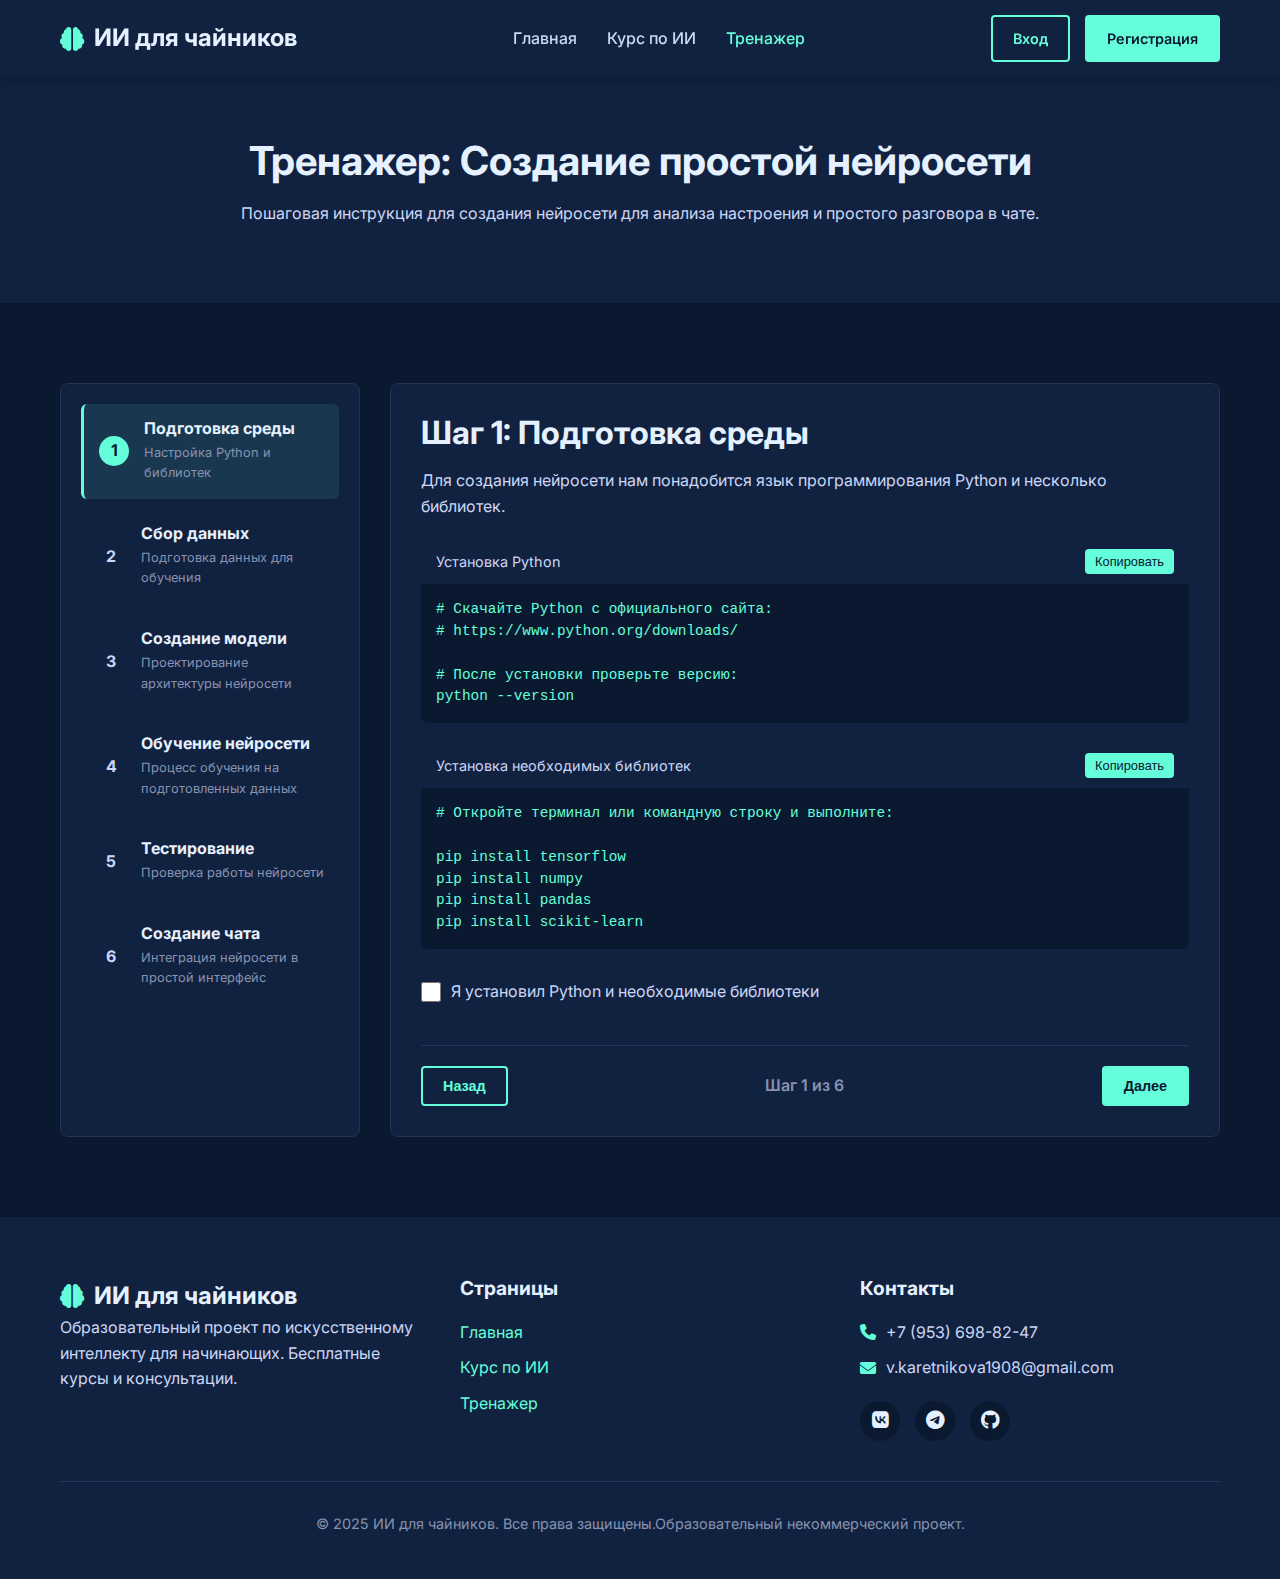
<file: ai-for-dummies/trainer.html>
<!DOCTYPE html>
<html lang="ru">
<head>
    <meta charset="UTF-8">
    <meta name="viewport" content="width=device-width, initial-scale=1.0">
    <title>Тренажер по созданию нейросети | ИИ для чайников</title>
    <link rel="stylesheet" href="style.css">
    <link rel="stylesheet" href="https://cdnjs.cloudflare.com/ajax/libs/font-awesome/6.4.0/css/all.min.css">
    <link href="https://fonts.googleapis.com/css2?family=Inter:wght@300;400;500;600;700&display=swap" rel="stylesheet">
</head>
<body>
    <!-- Навигационное меню -->
    <header class="header">
        <div class="container">
            <nav class="navbar">
                <a href="index.html" class="logo">
                    <i class="fas fa-brain"></i>
                    <span>ИИ для чайников</span>
                </a>
                <ul class="nav-menu">
                    <li><a href="index.html">Главная</a></li>
                    <li><a href="course.html">Курс по ИИ</a></li>
                    <li><a href="trainer.html" class="active">Тренажер</a></li>
                </ul>
                <div class="nav-actions">
                    <a href="login.html" class="btn btn-outline">Вход</a>
                    <a href="login.html" class="btn btn-primary">Регистрация</a>
                </div>
                <button class="menu-toggle" id="menuToggle">
                    <i class="fas fa-bars"></i>
                </button>
            </nav>
        </div>
    </header>

    <!-- Заголовок тренажера -->
    <section class="trainer-header">
        <div class="container">
            <div class="trainer-title-section">
                <h1>Тренажер: Создание простой нейросети</h1>
                <p>Пошаговая инструкция для создания нейросети для анализа настроения и простого разговора в чате.</p>
            </div>
        </div>
    </section>

    <!-- Тренажер -->
    <section class="section">
        <div class="container">
            <div class="trainer-container">
                <!-- Шаги тренажера -->
                <div class="steps-sidebar">
                    <div class="steps-list">
                        <div class="step-item active" data-step="1">
                            <div class="step-number">1</div>
                            <div class="step-info">
                                <h4>Подготовка среды</h4>
                                <p>Настройка Python и библиотек</p>
                            </div>
                        </div>
                        <div class="step-item" data-step="2">
                            <div class="step-number">2</div>
                            <div class="step-info">
                                <h4>Сбор данных</h4>
                                <p>Подготовка данных для обучения</p>
                            </div>
                        </div>
                        <div class="step-item" data-step="3">
                            <div class="step-number">3</div>
                            <div class="step-info">
                                <h4>Создание модели</h4>
                                <p>Проектирование архитектуры нейросети</p>
                            </div>
                        </div>
                        <div class="step-item" data-step="4">
                            <div class="step-number">4</div>
                            <div class="step-info">
                                <h4>Обучение нейросети</h4>
                                <p>Процесс обучения на подготовленных данных</p>
                            </div>
                        </div>
                        <div class="step-item" data-step="5">
                            <div class="step-number">5</div>
                            <div class="step-info">
                                <h4>Тестирование</h4>
                                <p>Проверка работы нейросети</p>
                            </div>
                        </div>
                        <div class="step-item" data-step="6">
                            <div class="step-number">6</div>
                            <div class="step-info">
                                <h4>Создание чата</h4>
                                <p>Интеграция нейросети в простой интерфейс</p>
                            </div>
                        </div>
                    </div>
                </div>
                
                <!-- Контент шага -->
                <div class="step-content">
                    <div class="step-content-wrapper">
                        <!-- Шаг 1 -->
                        <div class="step-panel active" id="step1">
                            <h2>Шаг 1: Подготовка среды</h2>
                            <p>Для создания нейросети нам понадобится язык программирования Python и несколько библиотек.</p>
                            
                            <div class="code-block">
                                <div class="code-header">
                                    <span>Установка Python</span>
                                    <button class="copy-btn" data-code="python-install">Копировать</button>
                                </div>
                                <pre><code id="python-install"># Скачайте Python с официального сайта:
# https://www.python.org/downloads/

# После установки проверьте версию:
python --version</code></pre>
                            </div>
                            
                            <div class="code-block">
                                <div class="code-header">
                                    <span>Установка необходимых библиотек</span>
                                    <button class="copy-btn" data-code="pip-install">Копировать</button>
                                </div>
                                <pre><code id="pip-install"># Откройте терминал или командную строку и выполните:

pip install tensorflow
pip install numpy
pip install pandas
pip install scikit-learn</code></pre>
                            </div>
                            
                            <div class="task-check">
                                <input type="checkbox" id="step1-check">
                                <label for="step1-check">Я установил Python и необходимые библиотеки</label>
                            </div>
                        </div>
                        
                        <!-- Шаг 2 -->
                        <div class="step-panel" id="step2">
                            <h2>Шаг 2: Сбор данных</h2>
                            <p>Для обучения нейросети анализу настроения нам нужны данные - тексты с указанием их эмоциональной окраски.</p>
                            
                            <div class="code-block">
                                <div class="code-header">
                                    <span>Создание простого набора данных</span>
                                    <button class="copy-btn" data-code="create-data">Копировать</button>
                                </div>
                                <pre><code id="create-data">import pandas as pd

# Создадим простой набор данных для обучения
data = {
    'text': [
        'Я очень рад сегодняшнему дню',
        'Это просто ужасно, все пропало',
        'Нормальный день, ничего особенного',
        'Обожаю эту погоду, так здорово',
        'Ненавижу ждать, это раздражает',
        'Интересная книга, советую прочитать'
    ],
    'sentiment': ['positive', 'negative', 'neutral', 'positive', 'negative', 'positive']
}

df = pd.DataFrame(data)
print(df)</code></pre>
                            </div>
                            
                            <div class="info-box">
                                <i class="fas fa-lightbulb"></i>
                                <p>В реальном проекте вы бы использовали большие наборы данных, но для нашего тренажера этого достаточно.</p>
                            </div>
                            
                            <div class="task-check">
                                <input type="checkbox" id="step2-check">
                                <label for="step2-check">Я создал набор данных для обучения</label>
                            </div>
                        </div>
                        
                        <!-- Шаг 3 -->
                        <div class="step-panel" id="step3">
                            <h2>Шаг 3: Создание модели нейросети</h2>
                            <p>Создадим простую нейросеть с помощью библиотеки TensorFlow/Keras.</p>
                            
                            <div class="code-block">
                                <div class="code-header">
                                    <span>Проектирование архитектуры нейросети</span>
                                    <button class="copy-btn" data-code="create-model">Копировать</button>
                                </div>
                                <pre><code id="create-model">import tensorflow as tf
from tensorflow import keras
from tensorflow.keras import layers

# Создаем простую модель нейросети
model = keras.Sequential([
    # Входной слой
    layers.Dense(64, activation='relu', input_shape=(100,)),
    # Скрытый слой
    layers.Dense(32, activation='relu'),
    # Выходной слой (3 класса: positive, negative, neutral)
    layers.Dense(3, activation='softmax')
])

# Компилируем модель
model.compile(
    optimizer='adam',
    loss='categorical_crossentropy',
    metrics=['accuracy']
)

print(model.summary())</code></pre>
                            </div>
                            
                            <div class="info-box">
                                <i class="fas fa-info-circle"></i>
                                <p>Это очень простая нейросеть для демонстрации. В реальных проектах архитектура может быть значительно сложнее.</p>
                            </div>
                            
                            <div class="task-check">
                                <input type="checkbox" id="step3-check">
                                <label for="step3-check">Я создал модель нейросети</label>
                            </div>
                        </div>
                        
                        <!-- Шаг 4 -->
                        <div class="step-panel" id="step4">
                            <h2>Шаг 4: Обучение нейросети</h2>
                            <p>Обучим нашу нейросеть на подготовленных данных.</p>
                            
                            <div class="code-block">
                                <div class="code-header">
                                    <span>Подготовка данных и обучение</span>
                                    <button class="copy-btn" data-code="train-model">Копировать</button>
                                </div>
                                <pre><code id="train-model">from sklearn.preprocessing import LabelEncoder
from tensorflow.keras.preprocessing.text import Tokenizer
import numpy as np

# Пример данных для обучения
texts = [
    'Я очень рад сегодняшнему дню',
    'Это просто ужасно, все пропало',
    'Нормальный день, ничего особенного',
    'Обожаю эту погоду, так здорово',
    'Ненавижу ждать, это раздражает',
    'Интересная книга, советую прочитать'
]
labels = ['positive', 'negative', 'neutral', 'positive', 'negative', 'positive']

# Токенизация текстов
tokenizer = Tokenizer(num_words=100)
tokenizer.fit_on_texts(texts)
sequences = tokenizer.texts_to_sequences(texts)

# Преобразуем последовательности в матрицу
X = keras.preprocessing.sequence.pad_sequences(sequences, maxlen=10)

# Кодируем метки
encoder = LabelEncoder()
y = encoder.fit_transform(labels)
y = keras.utils.to_categorical(y, num_classes=3)

# Обучаем модель (в реальном проекте нужно больше данных и эпох)
model.fit(X, y, epochs=10, batch_size=2, verbose=1)</code></pre>
                            </div>
                            
                            <div class="task-check">
                                <input type="checkbox" id="step4-check">
                                <label for="step4-check">Я обучил модель на данных</label>
                            </div>
                        </div>
                        
                        <!-- Шаг 5 -->
                        <div class="step-panel" id="step5">
                            <h2>Шаг 5: Тестирование нейросети</h2>
                            <p>Проверим, как наша нейросеть определяет настроение в тексте.</p>
                            
                            <div class="code-block">
                                <div class="code-header">
                                    <span>Функция для предсказания настроения</span>
                                    <button class="copy-btn" data-code="test-model">Копировать</button>
                                </div>
                                <pre><code id="test-model">def predict_sentiment(text):
    # Преобразуем текст в последовательность чисел
    sequence = tokenizer.texts_to_sequences([text])
    padded = keras.preprocessing.sequence.pad_sequences(sequence, maxlen=10)
    
    # Получаем предсказание
    prediction = model.predict(padded)
    class_idx = np.argmax(prediction)
    
    # Преобразуем индекс в название класса
    classes = ['negative', 'neutral', 'positive']
    return classes[class_idx]

# Тестируем на нескольких примерах
test_texts = [
    'Мне очень нравится это приложение',
    'Все плохо, ничего не получается',
    'Сегодня обычный день'
]

for text in test_texts:
    sentiment = predict_sentiment(text)
    print(f'Текст: "{text}" -> Настроение: {sentiment}')</code></pre>
                            </div>
                            
                            <div class="chat-demo">
                                <h3>Демонстрация работы нейросети</h3>
                                <div class="chat-window">
                                    <div class="chat-messages">
                                        <div class="message ai">
                                            <p>Привет! Я нейросеть для анализа настроения. Напиши что-нибудь, и я определю, позитивное у тебя настроение, негативное или нейтральное.</p>
                                        </div>
                                    </div>
                                    <div class="chat-input">
                                        <input type="text" id="userInput" placeholder="Введите текст для анализа...">
                                        <button id="sendBtn">Отправить</button>
                                    </div>
                                    <div id="sentimentResult"></div>
                                </div>
                            </div>
                            
                            <div class="task-check">
                                <input type="checkbox" id="step5-check">
                                <label for="step5-check">Я протестировал работу нейросети</label>
                            </div>
                        </div>
                        
                        <!-- Шаг 6 -->
                        <div class="step-panel" id="step6">
                            <h2>Шаг 6: Создание простого чата</h2>
                            <p>Интегрируем нашу нейросеть в простой интерфейс чата.</p>
                            
                            <div class="code-block">
                                <div class="code-header">
                                    <span>Простой чат-бот с анализом настроения</span>
                                    <button class="copy-btn" data-code="chat-bot">Копировать</button>
                                </div>
                                <pre><code id="chat-bot">import random

def simple_chatbot():
    print("Чат-бот: Привет! Я простой чат-бот с нейросетью для анализа настроения.")
    print("Чат-бот: Напиши что-нибудь, и я отвечу, учитывая твое настроение.")
    
    responses = {
        'positive': [
            "Рад слышать, что у тебя хорошее настроение!",
            "Здорово, что ты в позитивном настроении!",
            "Отлично! Продолжай в том же духе!"
        ],
        'negative': [
            "Мне жаль, что у тебя плохое настроение.",
            "Постарайся думать о чем-то хорошем.",
            "Надеюсь, твое настроение скоро улучшится."
        ],
        'neutral': [
            "Понятно. Расскажи мне больше.",
            "Интересно. Что еще ты хотел бы обсудить?",
            "Спасибо, что поделился."
        ]
    }
    
    while True:
        user_input = input("Вы: ")
        if user_input.lower() in ['выход', 'exit', 'quit']:
            print("Чат-бот: До свидания!")
            break
        
        # Анализируем настроение
        sentiment = predict_sentiment(user_input)
        
        # Выбираем ответ на основе настроения
        response = random.choice(responses[sentiment])
        print(f"Чат-бот (определил настроение: {sentiment}): {response}")

# Запускаем чат-бота
simple_chatbot()</code></pre>
                            </div>
                            
                            <div class="completion-box">
                                <h3>Поздравляем! Вы создали простую нейросеть!</h3>
                                <p>Вы успешно прошли все шаги создания нейросети для анализа настроения и простого чата. Теперь у вас есть базовое понимание процесса создания ИИ.</p>
                                
                                <div class="certificate">
                                    <i class="fas fa-certificate"></i>
                                    <div>
                                        <h4>Сертификат о прохождении</h4>
                                        <p>Вы можете скачать сертификат о создании своей первой нейросети</p>
                                        <button id="downloadCert" class="btn btn-primary">Скачать сертификат</button>
                                    </div>
                                </div>
                            </div>
                            
                            <div class="task-check">
                                <input type="checkbox" id="step6-check">
                                <label for="step6-check">Я завершил создание нейросети и чат-бота</label>
                            </div>
                        </div>
                    </div>
                    
                    <!-- Навигация по шагам -->
                    <div class="step-navigation">
                        <button id="prevStep" class="btn btn-outline" disabled>Назад</button>
                        <div class="step-indicator">Шаг <span id="currentStep">1</span> из 6</div>
                        <button id="nextStep" class="btn btn-primary">Далее</button>
                    </div>
                </div>
            </div>
        </div>
    </section>

    <!-- Футер -->
    <footer class="footer">
        <div class="container">
            <div class="footer-content">
                <div class="footer-info">
                    <a href="index.html" class="logo">
                        <i class="fas fa-brain"></i>
                        <span>ИИ для чайников</span>
                    </a>
                    <p>Образовательный проект по искусственному интеллекту для начинающих. Бесплатные курсы и консультации.</p>
                </div>
                
                <div class="footer-links">
                    <h4>Страницы</h4>
                    <ul>
                        <li><a href="index.html">Главная</a></li>
                        <li><a href="course.html">Курс по ИИ</a></li>
                        <li><a href="trainer.html">Тренажер</a></li>
                    </ul>
                </div>
                
                <div class="footer-contact">
                    <h4>Контакты</h4>
                    <div class="contact-info">
                        <p><i class="fas fa-phone"></i> +7 (953) 698-82-47</p>
                        <p><i class="fas fa-envelope"></i>v.karetnikova1908@gmail.com</p>
                    </div>
                    <div class="social-links">
                        <a href="#"><i class="fab fa-vk"></i></a>
                        <a href="#"><i class="fab fa-telegram"></i></a>
                        <a href="#"><i class="fab fa-github"></i></a>
                    </div>
                </div>
            </div>
            
            <div class="footer-bottom">
                <p>&copy; 2025 ИИ для чайников. Все права защищены.Образовательный некоммерческий проект.</p>
            </div>
        </div>
    </footer>

    <script src="script.js"></script>
</body>
</html>
</file>
<file: ai-for-dummies/style.css>
/* Базовые стили и сброс */
* {
    margin: 0;
    padding: 0;
    box-sizing: border-box;
}

:root {
    --primary-dark: #0a192f;
    --primary-blue: #112240;
    --accent-blue: #64ffda;
    --accent-light: #8892b0;
    --text-light: #ccd6f6;
    --text-white: #e6f1ff;
    --card-bg: #112240;
    --border-color: #233554;
    --success: #64ffda;
    --warning: #f9c74f;
    --danger: #f94144;
}

body {
    font-family: 'Inter', sans-serif;
    background-color: var(--primary-dark);
    color: var(--text-light);
    line-height: 1.6;
}

.container {
    width: 100%;
    max-width: 1200px;
    margin: 0 auto;
    padding: 0 20px;
}

/* Типография */
h1, h2, h3, h4 {
    color: var(--text-white);
    font-weight: 700;
    line-height: 1.2;
}

h1 {
    font-size: 2.5rem;
    margin-bottom: 1rem;
}

h2 {
    font-size: 2rem;
    margin-bottom: 1rem;
}

h3 {
    font-size: 1.5rem;
    margin-bottom: 0.75rem;
}

h4 {
    font-size: 1.2rem;
    margin-bottom: 0.5rem;
}

p {
    margin-bottom: 1rem;
}

a {
    color: var(--accent-blue);
    text-decoration: none;
    transition: color 0.3s ease;
}

a:hover {
    color: var(--text-white);
}

/* Кнопки */
.btn {
    display: inline-block;
    padding: 10px 20px;
    border-radius: 4px;
    font-weight: 600;
    font-size: 0.9rem;
    cursor: pointer;
    transition: all 0.3s ease;
    border: 2px solid transparent;
    text-align: center;
}

.btn-primary {
    background-color: var(--accent-blue);
    color: var(--primary-dark);
}

.btn-primary:hover {
    background-color: transparent;
    color: var(--accent-blue);
    border-color: var(--accent-blue);
}

.btn-outline {
    background-color: transparent;
    color: var(--accent-blue);
    border-color: var(--accent-blue);
}

.btn-outline:hover {
    background-color: var(--accent-blue);
    color: var(--primary-dark);
}

.btn-large {
    padding: 12px 28px;
    font-size: 1rem;
}

/* Шапка и навигация */
.header {
    background-color: var(--primary-blue);
    box-shadow: 0 2px 10px rgba(0, 0, 0, 0.3);
    position: sticky;
    top: 0;
    z-index: 1000;
}

.navbar {
    display: flex;
    justify-content: space-between;
    align-items: center;
    padding: 15px 0;
}

.logo {
    display: flex;
    align-items: center;
    font-size: 1.5rem;
    font-weight: 700;
    color: var(--text-white);
}

.logo i {
    margin-right: 10px;
    color: var(--accent-blue);
}

.nav-menu {
    display: flex;
    list-style: none;
}

.nav-menu li {
    margin-left: 30px;
}

.nav-menu a {
    color: var(--text-light);
    font-weight: 500;
}

.nav-menu a.active {
    color: var(--accent-blue);
}

.nav-actions {
    display: flex;
    gap: 15px;
}

.menu-toggle {
    display: none;
    background: none;
    border: none;
    color: var(--text-white);
    font-size: 1.5rem;
    cursor: pointer;
}

/* Герой-секция */
.hero {
    padding: 80px 0;
    background-color: var(--primary-blue);
}

.hero .container {
    display: flex;
    align-items: center;
    justify-content: space-between;
}

.hero-content {
    flex: 1;
    padding-right: 40px;
}

.hero-title {
    font-size: 3rem;
    margin-bottom: 20px;
}

.hero-subtitle {
    font-size: 1.2rem;
    margin-bottom: 30px;
    color: var(--accent-light);
}

.hero-actions {
    display: flex;
    gap: 15px;
}

.hero-image {
    flex: 1;
}

.hero-image img {
    width: 100%;
    border-radius: 10px;
    box-shadow: 0 10px 30px rgba(0, 0, 0, 0.5);
}

/* Секции */
.section {
    padding: 80px 0;
}

.section-title {
    text-align: center;
    margin-bottom: 20px;
}

.section-subtitle {
    text-align: center;
    max-width: 800px;
    margin: 0 auto 50px;
    color: var(--accent-light);
}

.bg-dark {
    background-color: var(--primary-blue);
}

/* Карточки */
.features {
    display: grid;
    grid-template-columns: repeat(3, 1fr);
    gap: 30px;
    margin-top: 50px;
}

.feature-card {
    background-color: var(--card-bg);
    padding: 30px;
    border-radius: 8px;
    border: 1px solid var(--border-color);
    transition: transform 0.3s ease, border-color 0.3s ease;
}

.feature-card:hover {
    transform: translateY(-5px);
    border-color: var(--accent-blue);
}

.feature-icon {
    font-size: 2.5rem;
    color: var(--accent-blue);
    margin-bottom: 20px;
}

/* Преподаватели */
.teachers {
    display: grid;
    grid-template-columns: repeat(3, 1fr);
    gap: 30px;
    margin-top: 50px;
}

.teacher-card {
    background-color: var(--card-bg);
    padding: 30px;
    border-radius: 8px;
    text-align: center;
    border: 1px solid var(--border-color);
}

.teacher-avatar {
    width: 100px;
    height: 100px;
    border-radius: 50%;
    overflow: hidden;
    margin: 0 auto 20px;
    border: 3px solid var(--accent-blue);
}

.teacher-avatar img {
    width: 100%;
    height: 100%;
    object-fit: cover;
}

.teacher-title {
    color: var(--accent-blue);
    font-weight: 600;
    margin-bottom: 15px;
}

/* Спонсоры */
.sponsors {
    display: grid;
    grid-template-columns: repeat(4, 1fr);
    gap: 30px;
    margin-top: 50px;
}

.sponsor-logo {
    background-color: var(--card-bg);
    padding: 30px 20px;
    border-radius: 8px;
    display: flex;
    flex-direction: column;
    align-items: center;
    justify-content: center;
    border: 1px solid var(--border-color);
}

.sponsor-logo i {
    font-size: 2.5rem;
    color: var(--accent-blue);
    margin-bottom: 15px;
}

/* Футер */
.footer {
    background-color: var(--primary-blue);
    padding: 60px 0 30px;
}

.footer-content {
    display: grid;
    grid-template-columns: repeat(3, 1fr);
    gap: 40px;
    margin-bottom: 40px;
}

.footer-links h4,
.footer-contact h4 {
    margin-bottom: 20px;
}

.footer-links ul {
    list-style: none;
}

.footer-links li {
    margin-bottom: 10px;
}

.contact-info p {
    margin-bottom: 10px;
    display: flex;
    align-items: center;
}

.contact-info i {
    margin-right: 10px;
    color: var(--accent-blue);
}

.social-links {
    display: flex;
    gap: 15px;
    margin-top: 20px;
}

.social-links a {
    display: inline-flex;
    align-items: center;
    justify-content: center;
    width: 40px;
    height: 40px;
    background-color: var(--primary-dark);
    border-radius: 50%;
    color: var(--text-white);
    font-size: 1.2rem;
    transition: all 0.3s ease;
}

.social-links a:hover {
    background-color: var(--accent-blue);
    color: var(--primary-dark);
}

.footer-bottom {
    text-align: center;
    padding-top: 30px;
    border-top: 1px solid var(--border-color);
    color: var(--accent-light);
    font-size: 0.9rem;
}

/* Стили для страницы курса */
.course-header {
    background-color: var(--primary-blue);
    padding: 60px 0;
}

.course-title-section {
    max-width: 800px;
    margin: 0 auto;
    text-align: center;
}

.course-progress {
    margin-top: 30px;
    max-width: 600px;
    margin-left: auto;
    margin-right: auto;
}

.progress-bar {
    height: 10px;
    background-color: var(--primary-dark);
    border-radius: 5px;
    overflow: hidden;
    margin-bottom: 10px;
}

.progress-fill {
    height: 100%;
    background-color: var(--accent-blue);
    width: 0%;
    transition: width 0.5s ease;
}

/* Модули курса */
.modules-container {
    max-width: 800px;
    margin: 0 auto;
}

.module-card {
    background-color: var(--card-bg);
    border-radius: 8px;
    border: 1px solid var(--border-color);
    margin-bottom: 30px;
    overflow: hidden;
}

.module-header {
    display: flex;
    align-items: center;
    padding: 20px;
    background-color: rgba(100, 255, 218, 0.1);
    border-bottom: 1px solid var(--border-color);
}

.module-number {
    background-color: var(--accent-blue);
    color: var(--primary-dark);
    width: 40px;
    height: 40px;
    border-radius: 50%;
    display: flex;
    align-items: center;
    justify-content: center;
    font-weight: 700;
    margin-right: 15px;
}

.module-title {
    flex: 1;
    font-size: 1.3rem;
    font-weight: 600;
}

.module-checkbox {
    position: relative;
}

.module-check {
    display: none;
}

.module-check + label {
    width: 30px;
    height: 30px;
    border: 2px solid var(--accent-light);
    border-radius: 50%;
    display: block;
    cursor: pointer;
    position: relative;
    transition: all 0.3s ease;
}

.module-check:checked + label {
    background-color: var(--accent-blue);
    border-color: var(--accent-blue);
}

.module-check:checked + label:after {
    content: '\f00c';
    font-family: 'Font Awesome 6 Free';
    font-weight: 900;
    position: absolute;
    top: 50%;
    left: 50%;
    transform: translate(-50%, -50%);
    color: var(--primary-dark);
}

.module-content {
    padding: 20px;
}

.module-item {
    display: flex;
    padding: 15px 0;
    border-bottom: 1px solid var(--border-color);
}

.module-item:last-child {
    border-bottom: none;
}

.lesson-checkbox {
    margin-right: 15px;
    position: relative;
}

.lesson-check {
    display: none;
}

.lesson-check + label {
    width: 24px;
    height: 24px;
    border: 2px solid var(--accent-light);
    border-radius: 4px;
    display: block;
    cursor: pointer;
    position: relative;
    transition: all 0.3s ease;
}

.lesson-check:checked + label {
    background-color: var(--accent-blue);
    border-color: var(--accent-blue);
}

.lesson-check:checked + label:after {
    content: '\f00c';
    font-family: 'Font Awesome 6 Free';
    font-weight: 900;
    position: absolute;
    top: 50%;
    left: 50%;
    transform: translate(-50%, -50%);
    color: var(--primary-dark);
    font-size: 0.8rem;
}

.lesson-content {
    flex: 1;
}

.course-completion {
    text-align: center;
    margin-top: 50px;
    padding-top: 30px;
    border-top: 1px solid var(--border-color);
}

.completion-note {
    margin-top: 15px;
    color: var(--accent-light);
    font-size: 0.9rem;
}

/* Стили для тренажера */
.trainer-header {
    background-color: var(--primary-blue);
    padding: 60px 0;
}

.trainer-title-section {
    max-width: 800px;
    margin: 0 auto;
    text-align: center;
}

.trainer-container {
    display: flex;
    gap: 30px;
    max-width: 1200px;
    margin: 0 auto;
}

.steps-sidebar {
    flex: 0 0 300px;
    background-color: var(--card-bg);
    border-radius: 8px;
    padding: 20px;
    border: 1px solid var(--border-color);
}

.steps-list {
    display: flex;
    flex-direction: column;
    gap: 10px;
}

.step-item {
    display: flex;
    align-items: center;
    padding: 15px;
    border-radius: 6px;
    cursor: pointer;
    transition: all 0.3s ease;
}

.step-item.active {
    background-color: rgba(100, 255, 218, 0.1);
    border-left: 3px solid var(--accent-blue);
}

.step-item:hover:not(.active) {
    background-color: rgba(136, 146, 176, 0.1);
}

.step-number {
    width: 30px;
    height: 30px;
    background-color: var(--primary-blue);
    border-radius: 50%;
    display: flex;
    align-items: center;
    justify-content: center;
    font-weight: 700;
    margin-right: 15px;
    flex-shrink: 0;
}

.step-item.active .step-number {
    background-color: var(--accent-blue);
    color: var(--primary-dark);
}

.step-info h4 {
    font-size: 1rem;
    margin-bottom: 5px;
}

.step-info p {
    font-size: 0.8rem;
    color: var(--accent-light);
    margin-bottom: 0;
}

.step-content {
    flex: 1;
    background-color: var(--card-bg);
    border-radius: 8px;
    padding: 30px;
    border: 1px solid var(--border-color);
}

.step-panel {
    display: none;
}

.step-panel.active {
    display: block;
}

.code-block {
    background-color: var(--primary-dark);
    border-radius: 6px;
    overflow: hidden;
    margin: 20px 0;
}

.code-header {
    display: flex;
    justify-content: space-between;
    align-items: center;
    padding: 10px 15px;
    background-color: var(--primary-blue);
    color: var(--text-light);
    font-size: 0.9rem;
}

.copy-btn {
    background-color: var(--accent-blue);
    color: var(--primary-dark);
    border: none;
    padding: 5px 10px;
    border-radius: 4px;
    font-size: 0.8rem;
    cursor: pointer;
    transition: opacity 0.3s ease;
}

.copy-btn:hover {
    opacity: 0.9;
}

.code-block pre {
    padding: 15px;
    overflow-x: auto;
}

.code-block code {
    font-family: 'Courier New', monospace;
    color: var(--accent-blue);
    font-size: 0.9rem;
    line-height: 1.5;
}

.info-box {
    display: flex;
    align-items: flex-start;
    background-color: rgba(100, 255, 218, 0.1);
    border-left: 3px solid var(--accent-blue);
    padding: 15px;
    border-radius: 0 4px 4px 0;
    margin: 20px 0;
}

.info-box i {
    color: var(--accent-blue);
    margin-right: 15px;
    font-size: 1.2rem;
    margin-top: 2px;
}

.info-box p {
    margin-bottom: 0;
}

.task-check {
    margin-top: 30px;
    display: flex;
    align-items: center;
}

.task-check input {
    margin-right: 10px;
    width: 20px;
    height: 20px;
}

.task-check label {
    cursor: pointer;
    user-select: none;
}

.chat-demo {
    margin-top: 30px;
}

.chat-window {
    background-color: var(--primary-dark);
    border-radius: 8px;
    overflow: hidden;
    border: 1px solid var(--border-color);
}

.chat-messages {
    padding: 20px;
    height: 200px;
    overflow-y: auto;
}

.message {
    margin-bottom: 15px;
    max-width: 80%;
    padding: 10px 15px;
    border-radius: 18px;
}

.message.ai {
    background-color: var(--primary-blue);
    align-self: flex-start;
    border-bottom-left-radius: 5px;
}

.message.user {
    background-color: var(--accent-blue);
    color: var(--primary-dark);
    margin-left: auto;
    border-bottom-right-radius: 5px;
}

.chat-input {
    display: flex;
    padding: 15px;
    border-top: 1px solid var(--border-color);
}

.chat-input input {
    flex: 1;
    padding: 10px 15px;
    background-color: var(--primary-blue);
    border: 1px solid var(--border-color);
    border-radius: 4px;
    color: var(--text-white);
    font-family: inherit;
}

.chat-input button {
    margin-left: 10px;
    background-color: var(--accent-blue);
    color: var(--primary-dark);
    border: none;
    padding: 10px 20px;
    border-radius: 4px;
    font-weight: 600;
    cursor: pointer;
    transition: opacity 0.3s ease;
}

.chat-input button:hover {
    opacity: 0.9;
}

#sentimentResult {
    padding: 0 15px 15px;
    text-align: center;
    font-weight: 600;
    color: var(--accent-blue);
}

.completion-box {
    background-color: rgba(100, 255, 218, 0.1);
    border-radius: 8px;
    padding: 30px;
    text-align: center;
    margin-top: 30px;
    border: 1px solid var(--accent-blue);
}

.certificate {
    display: flex;
    align-items: center;
    background-color: var(--primary-dark);
    padding: 20px;
    border-radius: 8px;
    margin-top: 20px;
    text-align: left;
}

.certificate i {
    font-size: 3rem;
    color: var(--accent-blue);
    margin-right: 20px;
}

.certificate h4 {
    margin-bottom: 5px;
}

.certificate p {
    margin-bottom: 15px;
    color: var(--accent-light);
}

.step-navigation {
    display: flex;
    justify-content: space-between;
    align-items: center;
    margin-top: 40px;
    padding-top: 20px;
    border-top: 1px solid var(--border-color);
}

.step-indicator {
    font-weight: 600;
    color: var(--accent-light);
}

/* Адаптивность */
@media (max-width: 992px) {
    .features,
    .teachers,
    .sponsors {
        grid-template-columns: repeat(2, 1fr);
    }
    
    .hero .container {
        flex-direction: column;
    }
    
    .hero-content {
        padding-right: 0;
        margin-bottom: 40px;
        text-align: center;
    }
    
    .hero-actions {
        justify-content: center;
    }
    
    .trainer-container {
        flex-direction: column;
    }
    
    .steps-sidebar {
        flex: none;
    }
}

@media (max-width: 768px) {
    .nav-menu,
    .nav-actions {
        display: none;
    }
    
    .menu-toggle {
        display: block;
    }
    
    .features,
    .teachers,
    .sponsors {
        grid-template-columns: 1fr;
    }
    
    .footer-content {
        grid-template-columns: 1fr;
    }
    
    h1 {
        font-size: 2rem;
    }
    
    h2 {
        font-size: 1.7rem;
    }
    
    .hero-title {
        font-size: 2.2rem;
    }
    
    .section {
        padding: 60px 0;
    }
}
</file>
